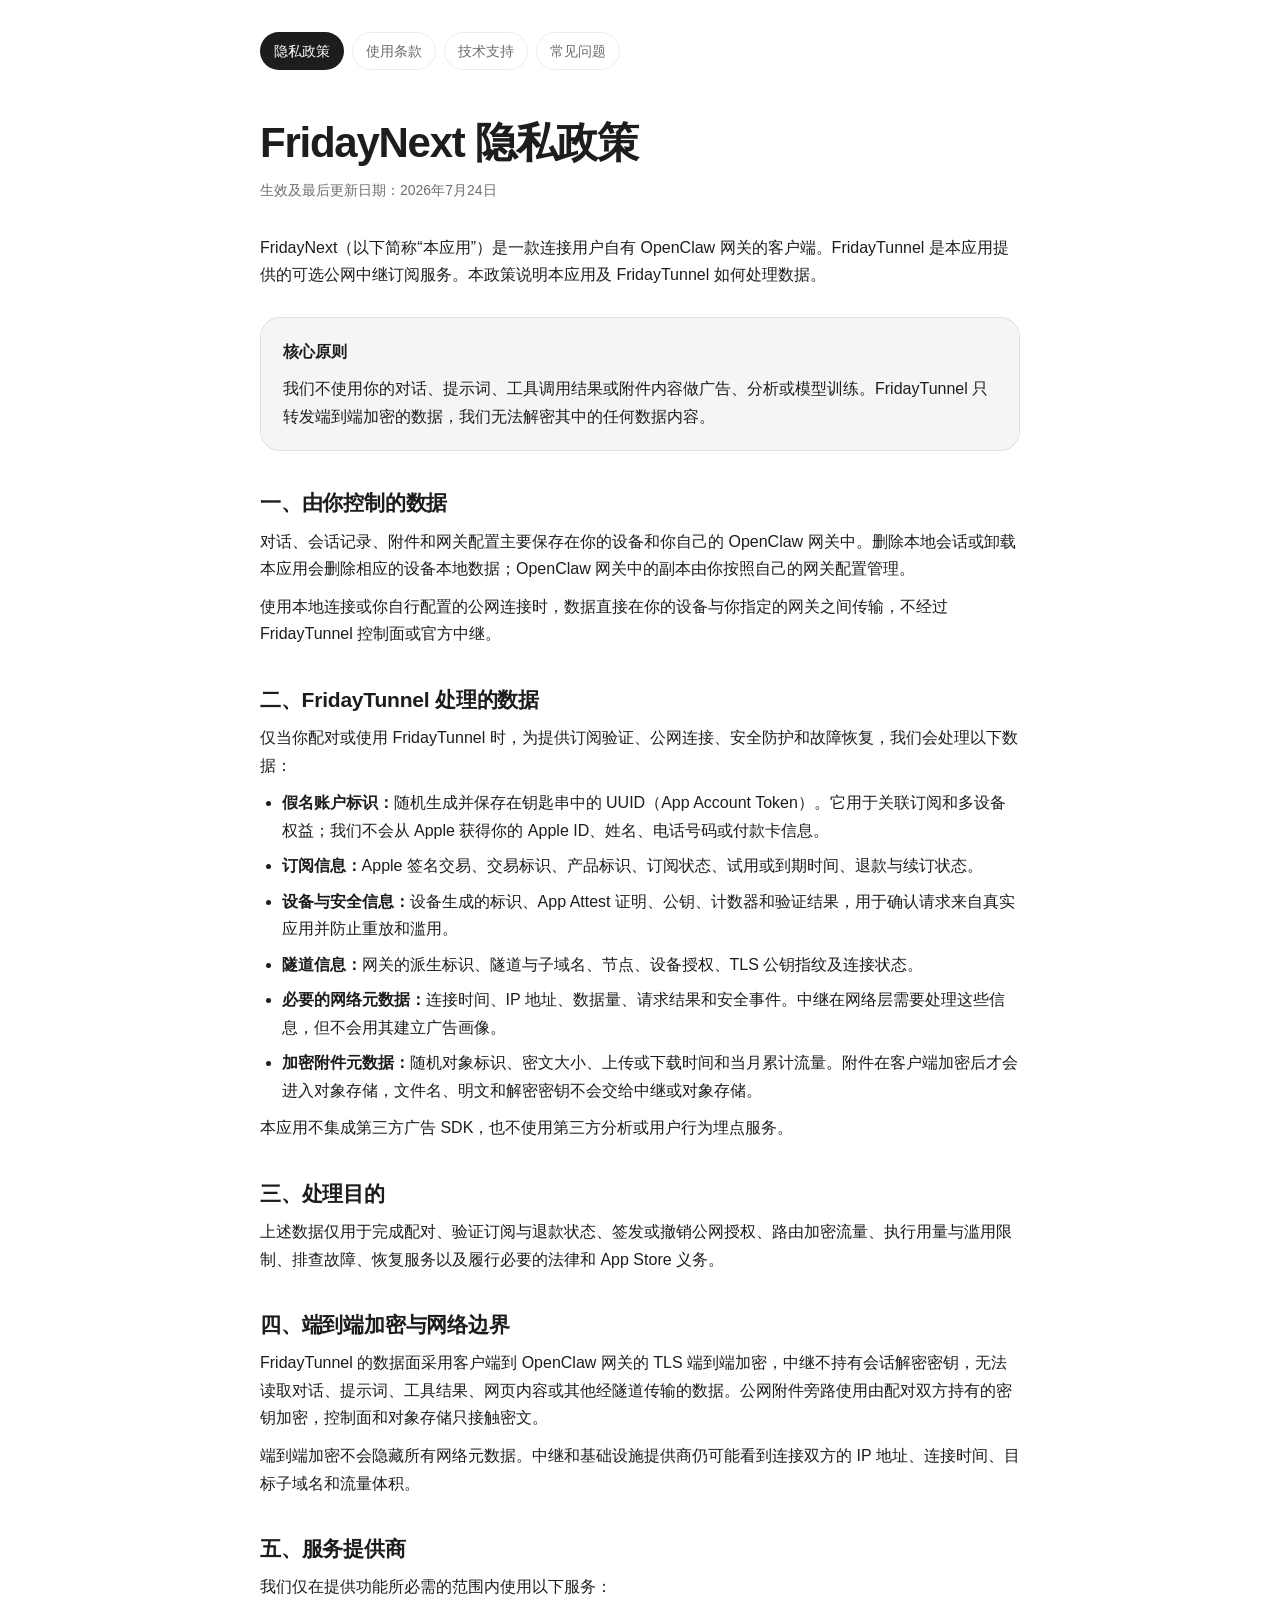
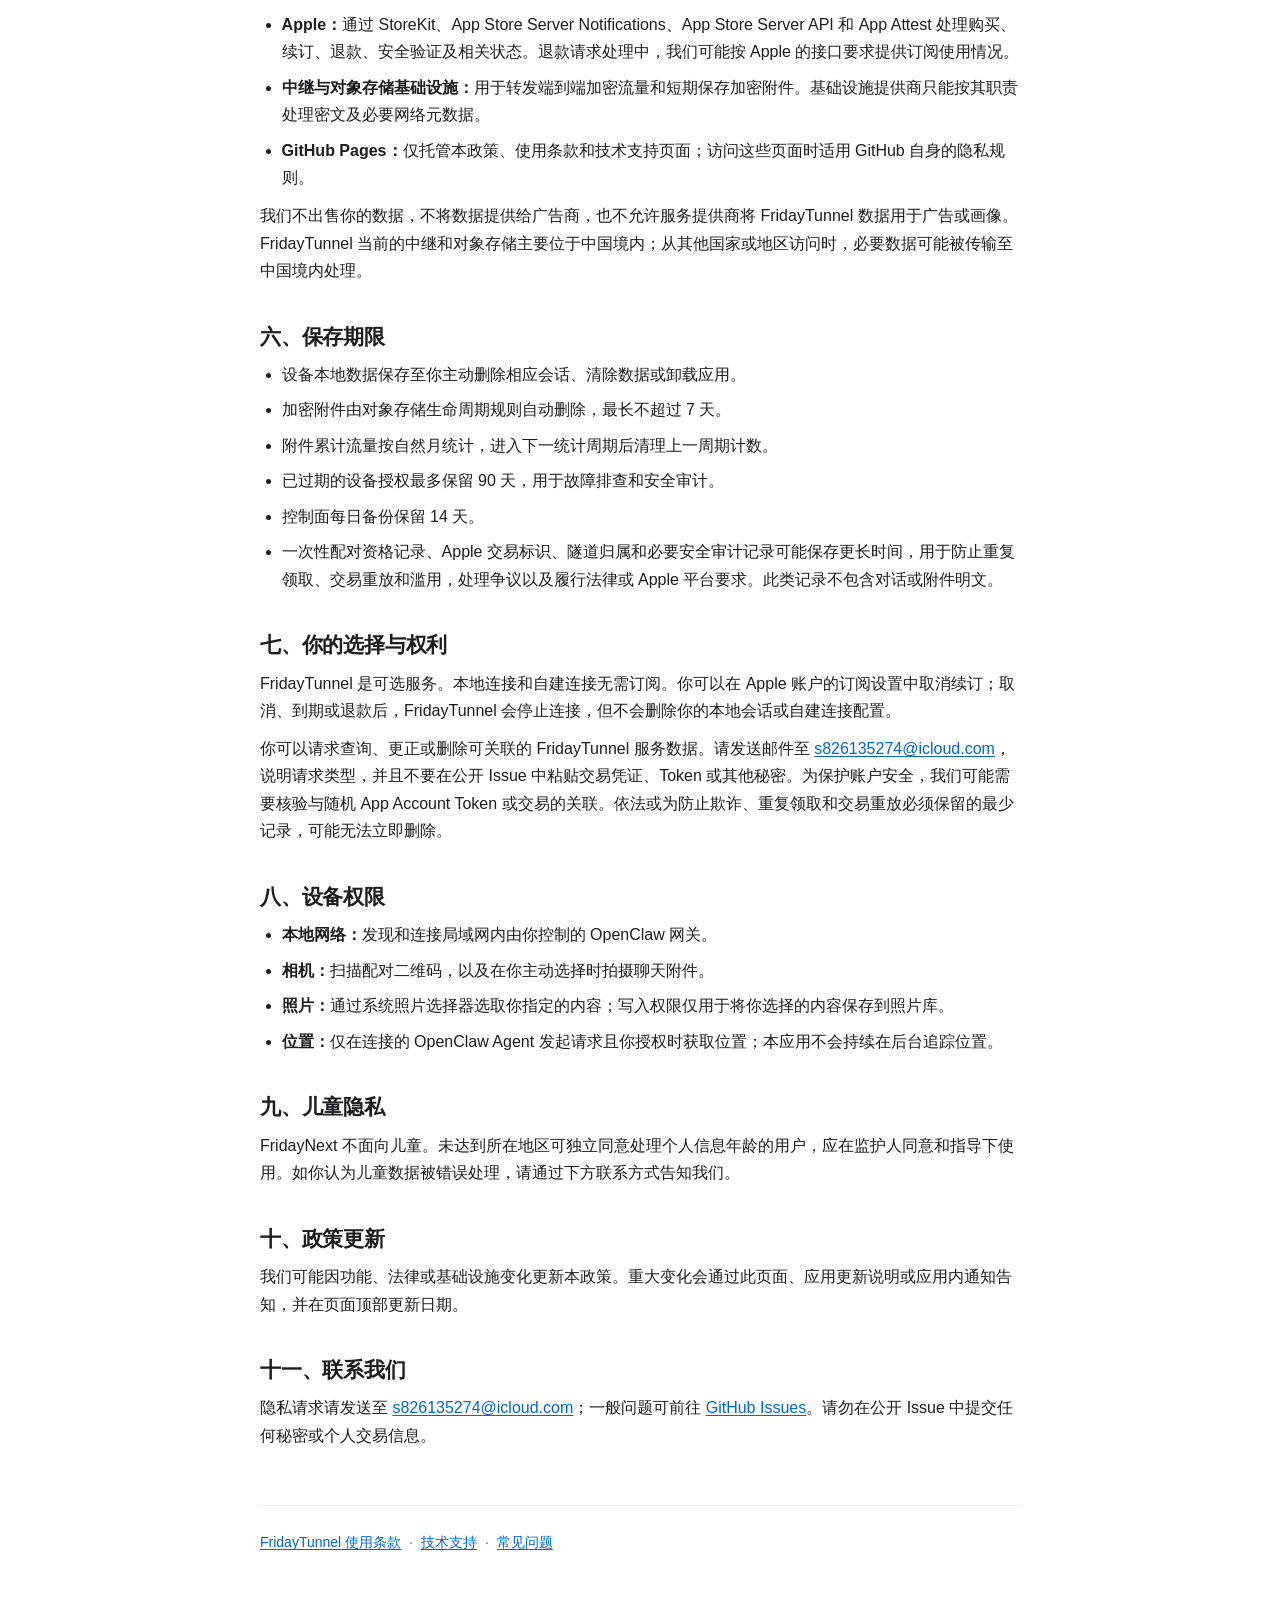
<file: index.html>
<!DOCTYPE html>
<html lang="zh-Hans">
<head>
  <meta charset="UTF-8">
  <meta name="viewport" content="width=device-width, initial-scale=1.0">
  <meta name="color-scheme" content="light dark">
  <meta name="description" content="FridayNext 与 FridayTunnel 隐私政策">
  <title>FridayNext 隐私政策</title>
  <link rel="stylesheet" href="./legal.css">
</head>
<body>
  <main>
    <nav aria-label="法律与支持页面">
      <a class="current" href="./">隐私政策</a>
      <a href="./terms.html">使用条款</a>
      <a href="./support.html">技术支持</a>
      <a href="./faq.html">常见问题</a>
    </nav>

    <h1>FridayNext 隐私政策</h1>
    <p class="updated">生效及最后更新日期：2026年7月24日</p>

    <p>FridayNext（以下简称“本应用”）是一款连接用户自有 OpenClaw 网关的客户端。FridayTunnel 是本应用提供的可选公网中继订阅服务。本政策说明本应用及 FridayTunnel 如何处理数据。</p>

    <section class="summary" aria-label="隐私摘要">
      <strong>核心原则</strong>
      <p>我们不使用你的对话、提示词、工具调用结果或附件内容做广告、分析或模型训练。FridayTunnel 只转发端到端加密的数据，我们无法解密其中的任何数据内容。</p>
    </section>

    <h2>一、由你控制的数据</h2>
    <p>对话、会话记录、附件和网关配置主要保存在你的设备和你自己的 OpenClaw 网关中。删除本地会话或卸载本应用会删除相应的设备本地数据；OpenClaw 网关中的副本由你按照自己的网关配置管理。</p>
    <p>使用本地连接或你自行配置的公网连接时，数据直接在你的设备与你指定的网关之间传输，不经过 FridayTunnel 控制面或官方中继。</p>

    <h2>二、FridayTunnel 处理的数据</h2>
    <p>仅当你配对或使用 FridayTunnel 时，为提供订阅验证、公网连接、安全防护和故障恢复，我们会处理以下数据：</p>
    <ul>
      <li><strong>假名账户标识：</strong>随机生成并保存在钥匙串中的 UUID（App Account Token）。它用于关联订阅和多设备权益；我们不会从 Apple 获得你的 Apple ID、姓名、电话号码或付款卡信息。</li>
      <li><strong>订阅信息：</strong>Apple 签名交易、交易标识、产品标识、订阅状态、试用或到期时间、退款与续订状态。</li>
      <li><strong>设备与安全信息：</strong>设备生成的标识、App Attest 证明、公钥、计数器和验证结果，用于确认请求来自真实应用并防止重放和滥用。</li>
      <li><strong>隧道信息：</strong>网关的派生标识、隧道与子域名、节点、设备授权、TLS 公钥指纹及连接状态。</li>
      <li><strong>必要的网络元数据：</strong>连接时间、IP 地址、数据量、请求结果和安全事件。中继在网络层需要处理这些信息，但不会用其建立广告画像。</li>
      <li><strong>加密附件元数据：</strong>随机对象标识、密文大小、上传或下载时间和当月累计流量。附件在客户端加密后才会进入对象存储，文件名、明文和解密密钥不会交给中继或对象存储。</li>
    </ul>
    <p>本应用不集成第三方广告 SDK，也不使用第三方分析或用户行为埋点服务。</p>

    <h2>三、处理目的</h2>
    <p>上述数据仅用于完成配对、验证订阅与退款状态、签发或撤销公网授权、路由加密流量、执行用量与滥用限制、排查故障、恢复服务以及履行必要的法律和 App Store 义务。</p>

    <h2>四、端到端加密与网络边界</h2>
    <p>FridayTunnel 的数据面采用客户端到 OpenClaw 网关的 TLS 端到端加密，中继不持有会话解密密钥，无法读取对话、提示词、工具结果、网页内容或其他经隧道传输的数据。公网附件旁路使用由配对双方持有的密钥加密，控制面和对象存储只接触密文。</p>
    <p>端到端加密不会隐藏所有网络元数据。中继和基础设施提供商仍可能看到连接双方的 IP 地址、连接时间、目标子域名和流量体积。</p>

    <h2>五、服务提供商</h2>
    <p>我们仅在提供功能所必需的范围内使用以下服务：</p>
    <ul>
      <li><strong>Apple：</strong>通过 StoreKit、App Store Server Notifications、App Store Server API 和 App Attest 处理购买、续订、退款、安全验证及相关状态。退款请求处理中，我们可能按 Apple 的接口要求提供订阅使用情况。</li>
      <li><strong>中继与对象存储基础设施：</strong>用于转发端到端加密流量和短期保存加密附件。基础设施提供商只能按其职责处理密文及必要网络元数据。</li>
      <li><strong>GitHub Pages：</strong>仅托管本政策、使用条款和技术支持页面；访问这些页面时适用 GitHub 自身的隐私规则。</li>
    </ul>
    <p>我们不出售你的数据，不将数据提供给广告商，也不允许服务提供商将 FridayTunnel 数据用于广告或画像。FridayTunnel 当前的中继和对象存储主要位于中国境内；从其他国家或地区访问时，必要数据可能被传输至中国境内处理。</p>

    <h2>六、保存期限</h2>
    <ul>
      <li>设备本地数据保存至你主动删除相应会话、清除数据或卸载应用。</li>
      <li>加密附件由对象存储生命周期规则自动删除，最长不超过 7 天。</li>
      <li>附件累计流量按自然月统计，进入下一统计周期后清理上一周期计数。</li>
      <li>已过期的设备授权最多保留 90 天，用于故障排查和安全审计。</li>
      <li>控制面每日备份保留 14 天。</li>
      <li>一次性配对资格记录、Apple 交易标识、隧道归属和必要安全审计记录可能保存更长时间，用于防止重复领取、交易重放和滥用，处理争议以及履行法律或 Apple 平台要求。此类记录不包含对话或附件明文。</li>
    </ul>

    <h2>七、你的选择与权利</h2>
    <p>FridayTunnel 是可选服务。本地连接和自建连接无需订阅。你可以在 Apple 账户的订阅设置中取消续订；取消、到期或退款后，FridayTunnel 会停止连接，但不会删除你的本地会话或自建连接配置。</p>
    <p>你可以请求查询、更正或删除可关联的 FridayTunnel 服务数据。请发送邮件至 <a href="mailto:s826135274@icloud.com">s826135274@icloud.com</a>，说明请求类型，并且不要在公开 Issue 中粘贴交易凭证、Token 或其他秘密。为保护账户安全，我们可能需要核验与随机 App Account Token 或交易的关联。依法或为防止欺诈、重复领取和交易重放必须保留的最少记录，可能无法立即删除。</p>

    <h2>八、设备权限</h2>
    <ul>
      <li><strong>本地网络：</strong>发现和连接局域网内由你控制的 OpenClaw 网关。</li>
      <li><strong>相机：</strong>扫描配对二维码，以及在你主动选择时拍摄聊天附件。</li>
      <li><strong>照片：</strong>通过系统照片选择器选取你指定的内容；写入权限仅用于将你选择的内容保存到照片库。</li>
      <li><strong>位置：</strong>仅在连接的 OpenClaw Agent 发起请求且你授权时获取位置；本应用不会持续在后台追踪位置。</li>
    </ul>

    <h2>九、儿童隐私</h2>
    <p>FridayNext 不面向儿童。未达到所在地区可独立同意处理个人信息年龄的用户，应在监护人同意和指导下使用。如你认为儿童数据被错误处理，请通过下方联系方式告知我们。</p>

    <h2>十、政策更新</h2>
    <p>我们可能因功能、法律或基础设施变化更新本政策。重大变化会通过此页面、应用更新说明或应用内通知告知，并在页面顶部更新日期。</p>

    <h2>十一、联系我们</h2>
    <p>隐私请求请发送至 <a href="mailto:s826135274@icloud.com">s826135274@icloud.com</a>；一般问题可前往 <a href="https://github.com/SyengUp/openclaw-fridaynext-channel/issues">GitHub Issues</a>。请勿在公开 Issue 中提交任何秘密或个人交易信息。</p>

    <footer>
      <a href="./terms.html">FridayTunnel 使用条款</a>
      <span>·</span>
      <a href="./support.html">技术支持</a>
      <span>·</span>
      <a href="./faq.html">常见问题</a>
    </footer>
  </main>
</body>
</html>
</file>
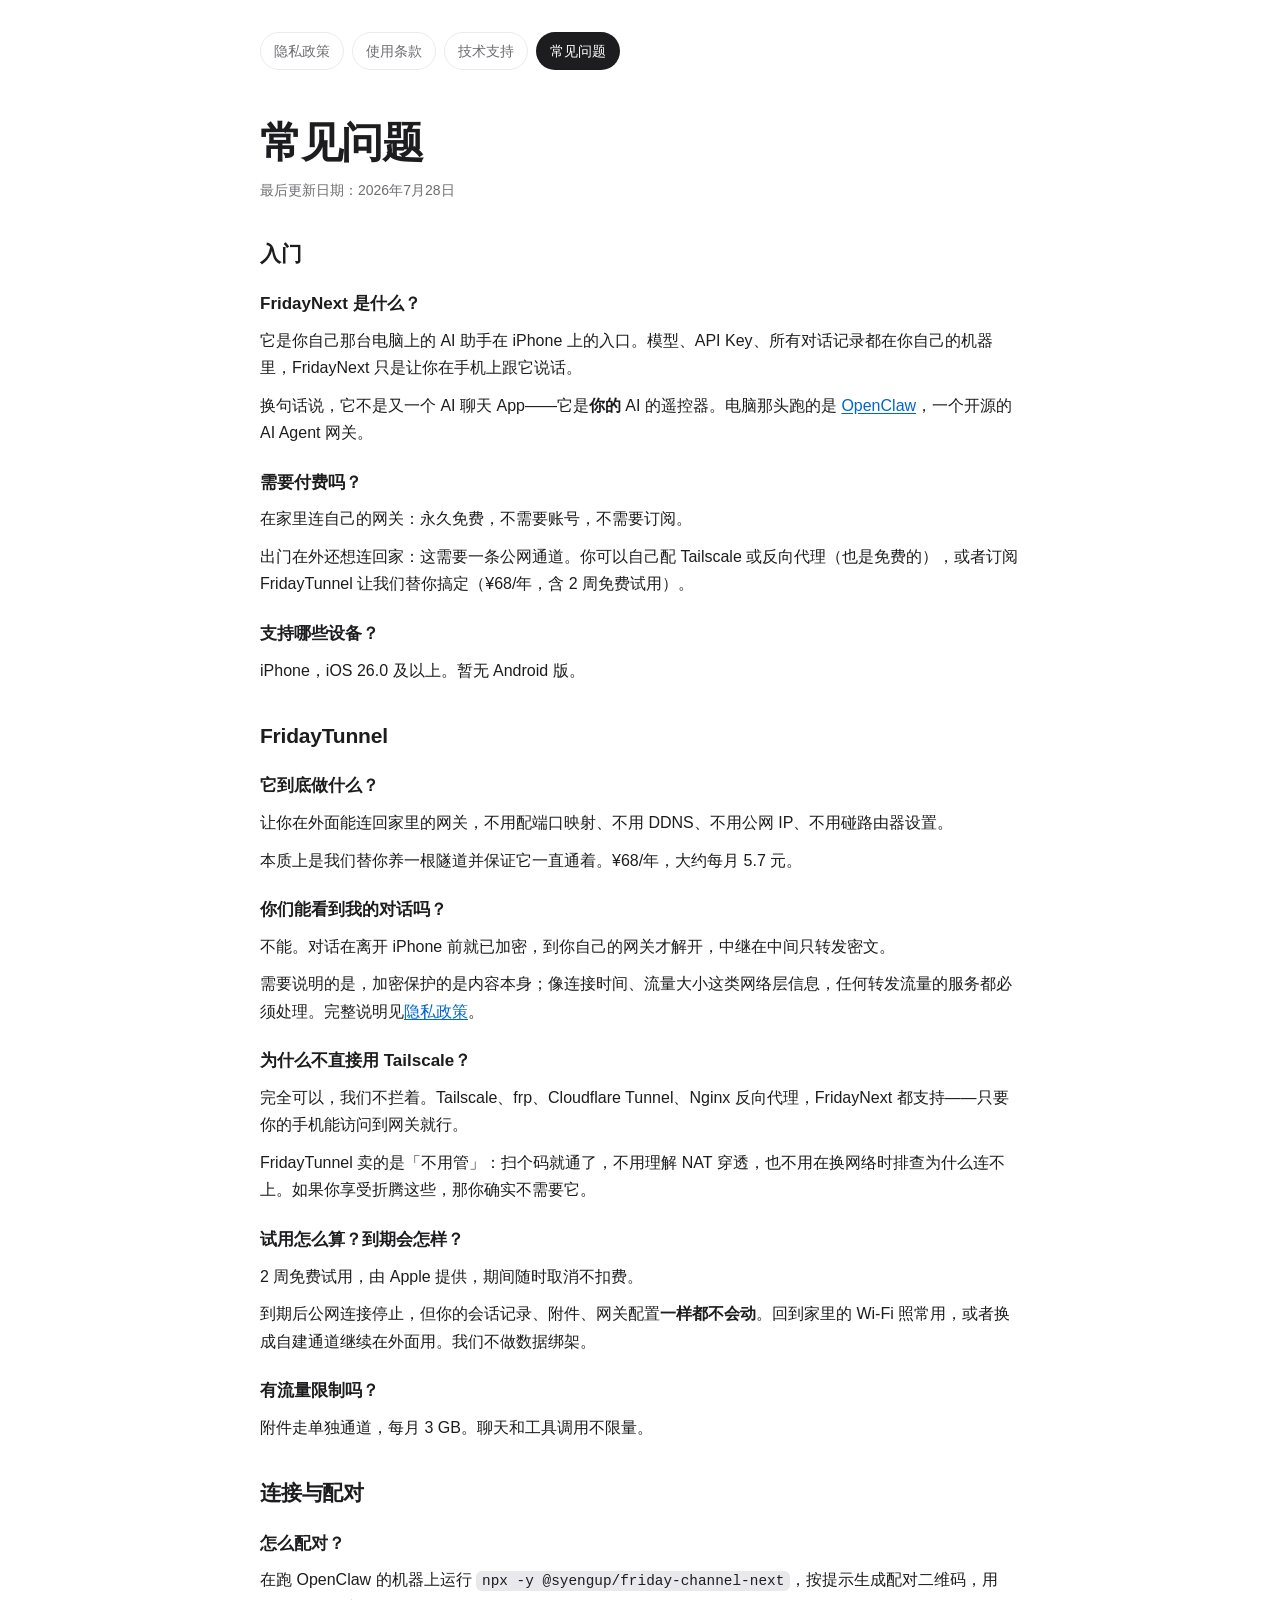
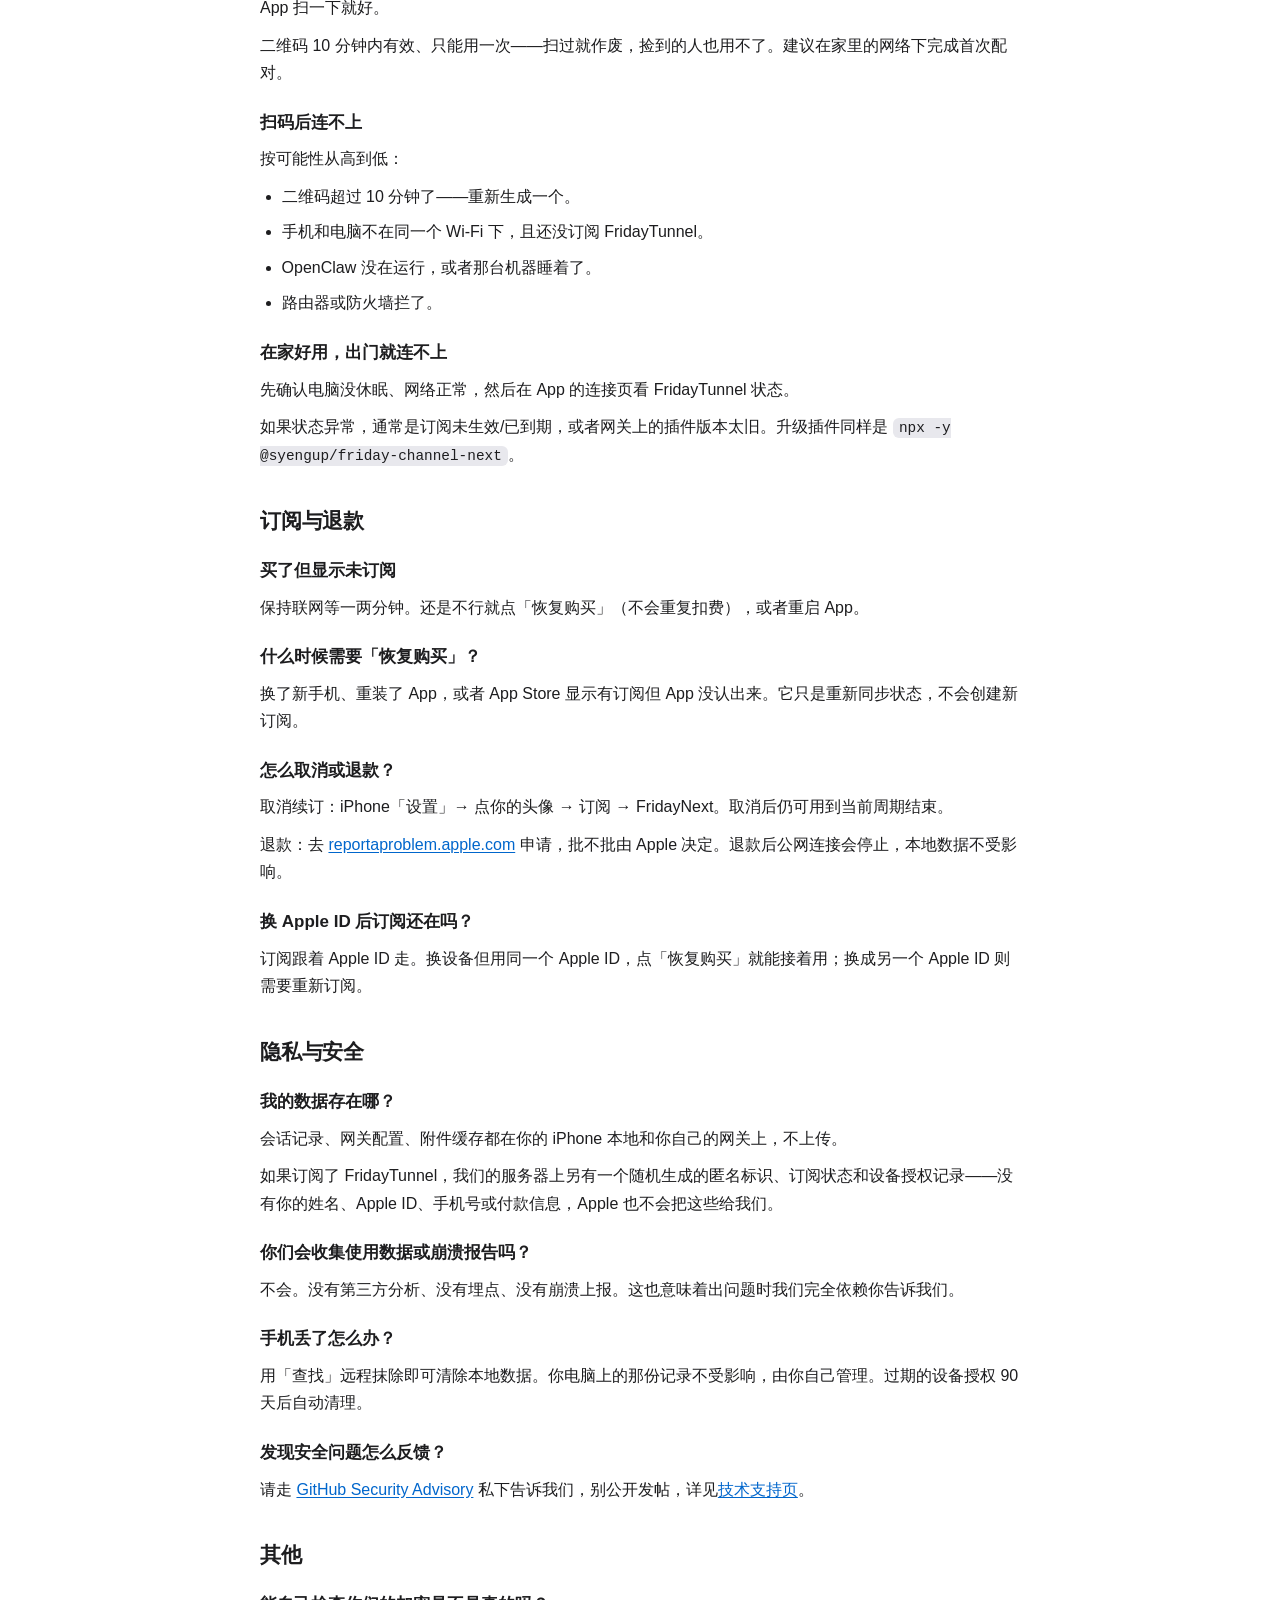
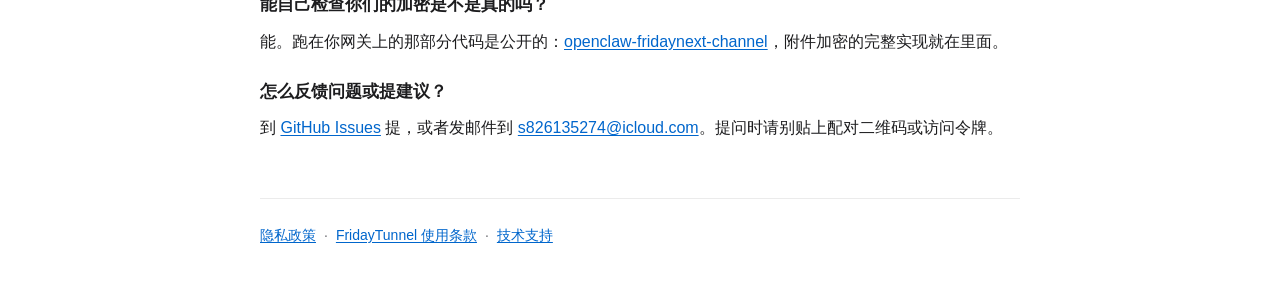
<file: faq.html>
<!DOCTYPE html>
<html lang="zh-Hans">
<head>
  <meta charset="UTF-8">
  <meta name="viewport" content="width=device-width, initial-scale=1.0">
  <meta name="color-scheme" content="light dark">
  <meta name="description" content="FridayNext 与 FridayTunnel 常见问题">
  <title>FridayNext 常见问题</title>
  <link rel="stylesheet" href="./legal.css">
</head>
<body>
  <main>
    <nav aria-label="法律与支持页面">
      <a href="./">隐私政策</a>
      <a href="./terms.html">使用条款</a>
      <a href="./support.html">技术支持</a>
      <a class="current" href="./faq.html">常见问题</a>
    </nav>

    <h1>常见问题</h1>
    <p class="updated">最后更新日期：2026年7月28日</p>

    <h2>入门</h2>

    <h3>FridayNext 是什么？</h3>
    <p>它是你自己那台电脑上的 AI 助手在 iPhone 上的入口。模型、API Key、所有对话记录都在你自己的机器里，FridayNext 只是让你在手机上跟它说话。</p>
    <p>换句话说，它不是又一个 AI 聊天 App——它是<strong>你的</strong> AI 的遥控器。电脑那头跑的是 <a href="https://openclaw.ai">OpenClaw</a>，一个开源的 AI Agent 网关。</p>

    <h3>需要付费吗？</h3>
    <p>在家里连自己的网关：永久免费，不需要账号，不需要订阅。</p>
    <p>出门在外还想连回家：这需要一条公网通道。你可以自己配 Tailscale 或反向代理（也是免费的），或者订阅 FridayTunnel 让我们替你搞定（¥68/年，含 2 周免费试用）。</p>

    <h3>支持哪些设备？</h3>
    <p>iPhone，iOS 26.0 及以上。暂无 Android 版。</p>

    <h2>FridayTunnel</h2>

    <h3>它到底做什么？</h3>
    <p>让你在外面能连回家里的网关，不用配端口映射、不用 DDNS、不用公网 IP、不用碰路由器设置。</p>
    <p>本质上是我们替你养一根隧道并保证它一直通着。¥68/年，大约每月 5.7 元。</p>

    <h3>你们能看到我的对话吗？</h3>
    <p>不能。对话在离开 iPhone 前就已加密，到你自己的网关才解开，中继在中间只转发密文。</p>
    <p>需要说明的是，加密保护的是内容本身；像连接时间、流量大小这类网络层信息，任何转发流量的服务都必须处理。完整说明见<a href="./">隐私政策</a>。</p>

    <h3>为什么不直接用 Tailscale？</h3>
    <p>完全可以，我们不拦着。Tailscale、frp、Cloudflare Tunnel、Nginx 反向代理，FridayNext 都支持——只要你的手机能访问到网关就行。</p>
    <p>FridayTunnel 卖的是「不用管」：扫个码就通了，不用理解 NAT 穿透，也不用在换网络时排查为什么连不上。如果你享受折腾这些，那你确实不需要它。</p>

    <h3>试用怎么算？到期会怎样？</h3>
    <p>2 周免费试用，由 Apple 提供，期间随时取消不扣费。</p>
    <p>到期后公网连接停止，但你的会话记录、附件、网关配置<strong>一样都不会动</strong>。回到家里的 Wi-Fi 照常用，或者换成自建通道继续在外面用。我们不做数据绑架。</p>

    <h3>有流量限制吗？</h3>
    <p>附件走单独通道，每月 3 GB。聊天和工具调用不限量。</p>

    <h2>连接与配对</h2>

    <h3>怎么配对？</h3>
    <p>在跑 OpenClaw 的机器上运行 <code>npx -y @syengup/friday-channel-next</code>，按提示生成配对二维码，用 App 扫一下就好。</p>
    <p>二维码 10 分钟内有效、只能用一次——扫过就作废，捡到的人也用不了。建议在家里的网络下完成首次配对。</p>

    <h3>扫码后连不上</h3>
    <p>按可能性从高到低：</p>
    <ul>
      <li>二维码超过 10 分钟了——重新生成一个。</li>
      <li>手机和电脑不在同一个 Wi-Fi 下，且还没订阅 FridayTunnel。</li>
      <li>OpenClaw 没在运行，或者那台机器睡着了。</li>
      <li>路由器或防火墙拦了。</li>
    </ul>

    <h3>在家好用，出门就连不上</h3>
    <p>先确认电脑没休眠、网络正常，然后在 App 的连接页看 FridayTunnel 状态。</p>
    <p>如果状态异常，通常是订阅未生效/已到期，或者网关上的插件版本太旧。升级插件同样是 <code>npx -y @syengup/friday-channel-next</code>。</p>

    <h2>订阅与退款</h2>

    <h3>买了但显示未订阅</h3>
    <p>保持联网等一两分钟。还是不行就点「恢复购买」（不会重复扣费），或者重启 App。</p>

    <h3>什么时候需要「恢复购买」？</h3>
    <p>换了新手机、重装了 App，或者 App Store 显示有订阅但 App 没认出来。它只是重新同步状态，不会创建新订阅。</p>

    <h3>怎么取消或退款？</h3>
    <p>取消续订：iPhone「设置」→ 点你的头像 → 订阅 → FridayNext。取消后仍可用到当前周期结束。</p>
    <p>退款：去 <a href="https://reportaproblem.apple.com/">reportaproblem.apple.com</a> 申请，批不批由 Apple 决定。退款后公网连接会停止，本地数据不受影响。</p>

    <h3>换 Apple ID 后订阅还在吗？</h3>
    <p>订阅跟着 Apple ID 走。换设备但用同一个 Apple ID，点「恢复购买」就能接着用；换成另一个 Apple ID 则需要重新订阅。</p>

    <h2>隐私与安全</h2>

    <h3>我的数据存在哪？</h3>
    <p>会话记录、网关配置、附件缓存都在你的 iPhone 本地和你自己的网关上，不上传。</p>
    <p>如果订阅了 FridayTunnel，我们的服务器上另有一个随机生成的匿名标识、订阅状态和设备授权记录——没有你的姓名、Apple ID、手机号或付款信息，Apple 也不会把这些给我们。</p>

    <h3>你们会收集使用数据或崩溃报告吗？</h3>
    <p>不会。没有第三方分析、没有埋点、没有崩溃上报。这也意味着出问题时我们完全依赖你告诉我们。</p>

    <h3>手机丢了怎么办？</h3>
    <p>用「查找」远程抹除即可清除本地数据。你电脑上的那份记录不受影响，由你自己管理。过期的设备授权 90 天后自动清理。</p>

    <h3>发现安全问题怎么反馈？</h3>
    <p>请走 <a href="https://github.com/SyengUp/openclaw-fridaynext-channel/security/advisories">GitHub Security Advisory</a> 私下告诉我们，别公开发帖，详见<a href="./support.html#security">技术支持页</a>。</p>

    <h2>其他</h2>

    <h3>能自己检查你们的加密是不是真的吗？</h3>
    <p>能。跑在你网关上的那部分代码是公开的：<a href="https://github.com/SyengUp/openclaw-fridaynext-channel">openclaw-fridaynext-channel</a>，附件加密的完整实现就在里面。</p>

    <h3>怎么反馈问题或提建议？</h3>
    <p>到 <a href="https://github.com/SyengUp/openclaw-fridaynext-channel/issues">GitHub Issues</a> 提，或者发邮件到 <a href="mailto:s826135274@icloud.com">s826135274@icloud.com</a>。提问时请别贴上配对二维码或访问令牌。</p>

    <footer>
      <a href="./">隐私政策</a>
      <span>·</span>
      <a href="./terms.html">FridayTunnel 使用条款</a>
      <span>·</span>
      <a href="./support.html">技术支持</a>
    </footer>
  </main>
</body>
</html>
</file>
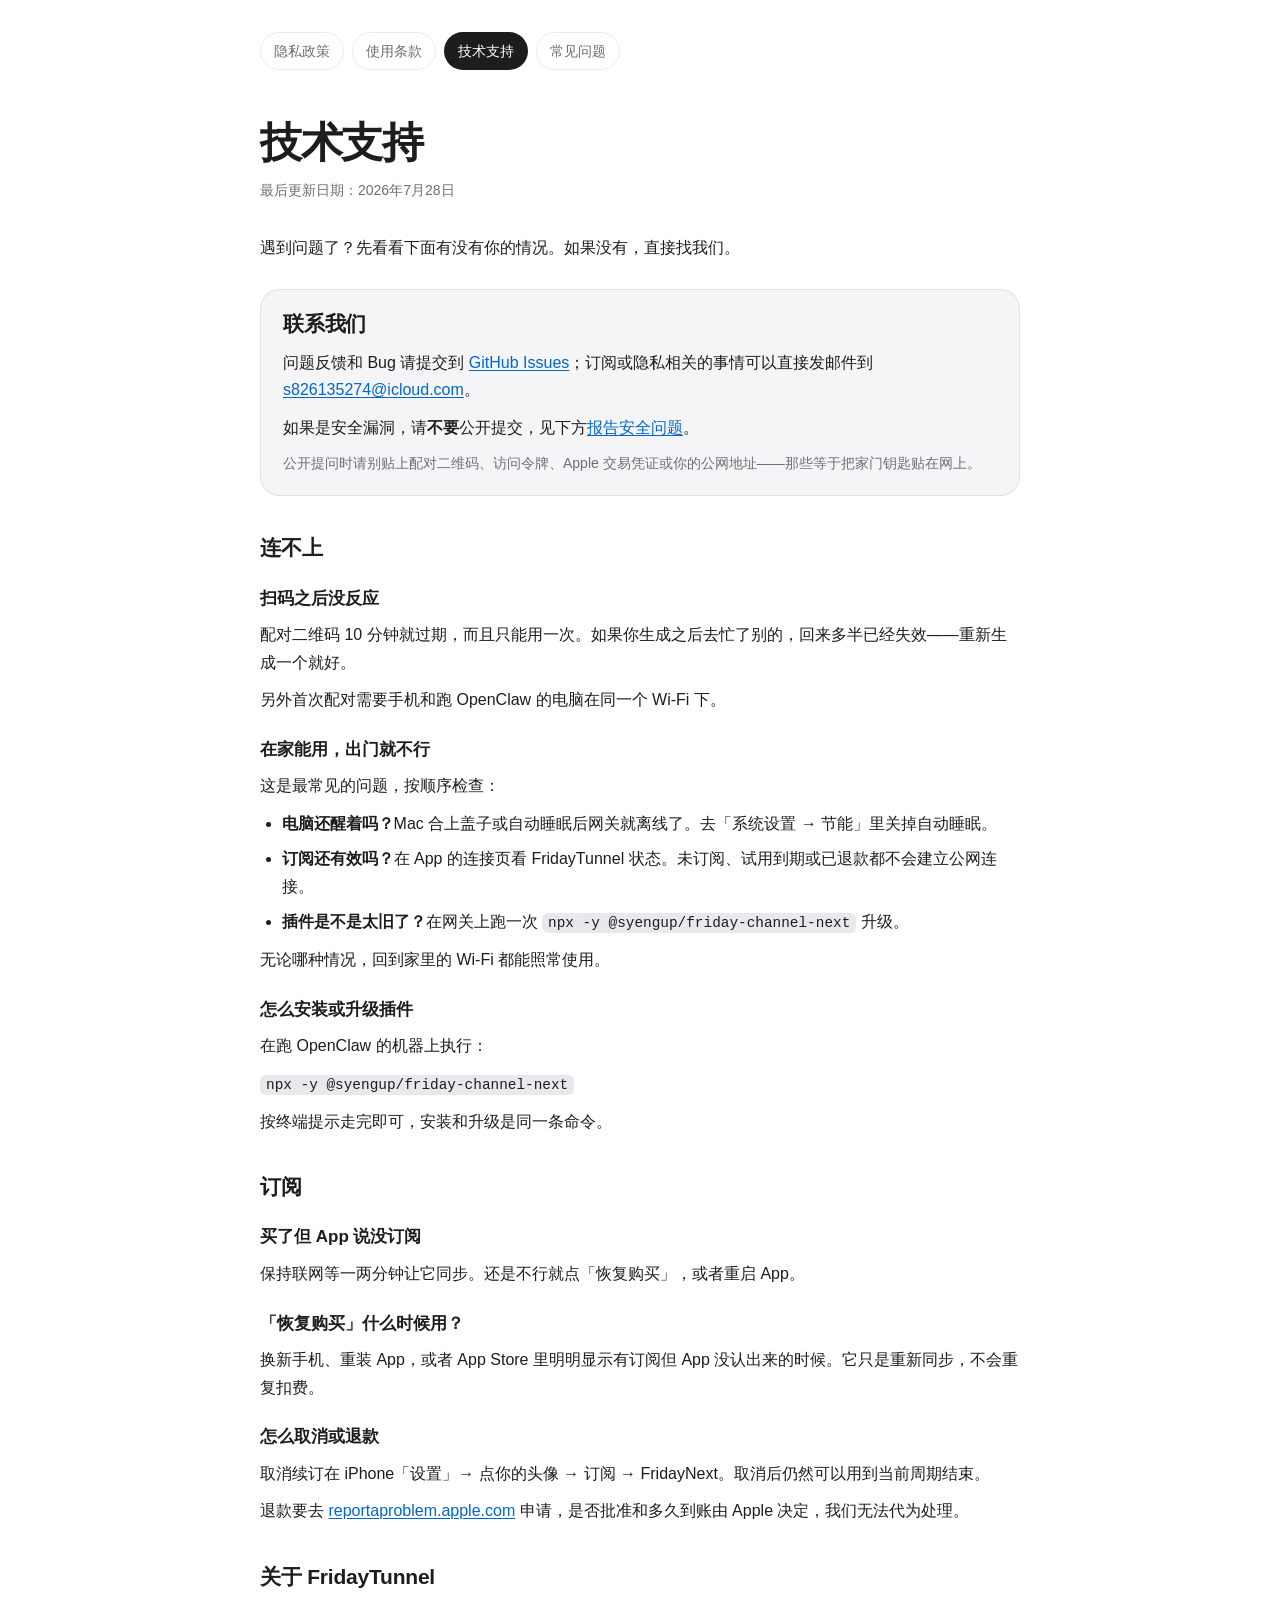
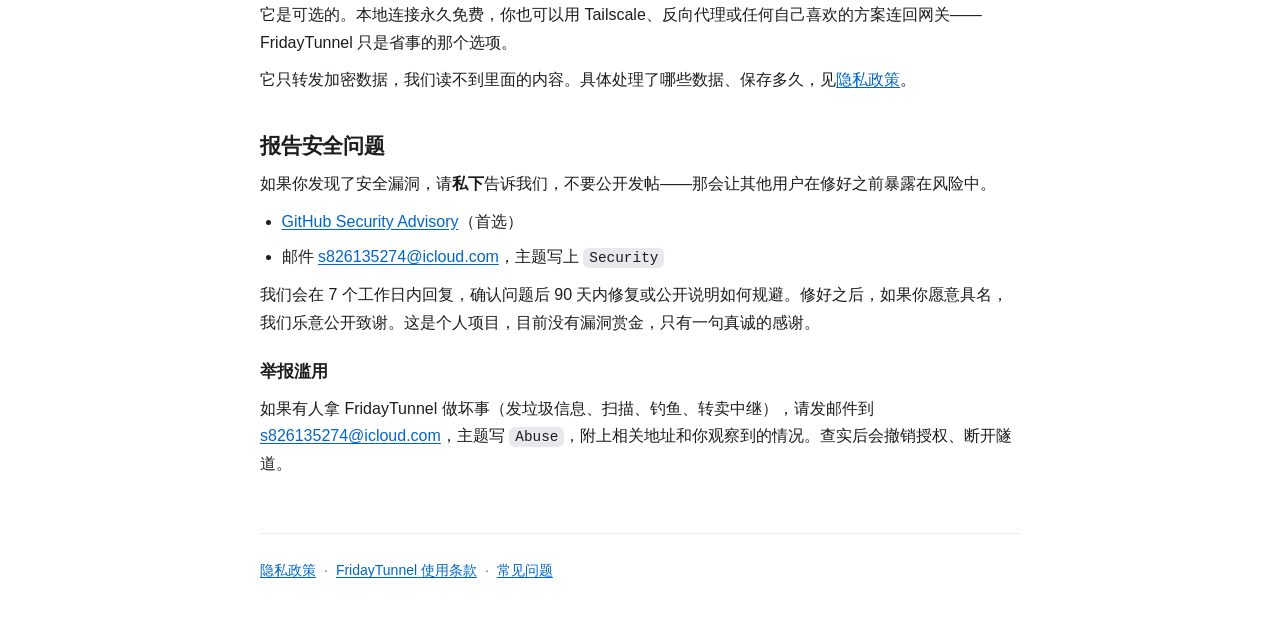
<file: support.html>
<!DOCTYPE html>
<html lang="zh-Hans">
<head>
  <meta charset="UTF-8">
  <meta name="viewport" content="width=device-width, initial-scale=1.0">
  <meta name="color-scheme" content="light dark">
  <meta name="description" content="FridayNext 与 FridayTunnel 技术支持">
  <title>FridayNext 技术支持</title>
  <link rel="stylesheet" href="./legal.css">
</head>
<body>
  <main>
    <nav aria-label="法律与支持页面">
      <a href="./">隐私政策</a>
      <a href="./terms.html">使用条款</a>
      <a class="current" href="./support.html">技术支持</a>
      <a href="./faq.html">常见问题</a>
    </nav>

    <h1>技术支持</h1>
    <p class="updated">最后更新日期：2026年7月28日</p>
    <p>遇到问题了？先看看下面有没有你的情况。如果没有，直接找我们。</p>

    <section class="card">
      <h2>联系我们</h2>
      <p>问题反馈和 Bug 请提交到 <a href="https://github.com/SyengUp/openclaw-fridaynext-channel/issues">GitHub Issues</a>；订阅或隐私相关的事情可以直接发邮件到 <a href="mailto:s826135274@icloud.com">s826135274@icloud.com</a>。</p>
      <p>如果是安全漏洞，请<strong>不要</strong>公开提交，见下方<a href="#security">报告安全问题</a>。</p>
      <p class="note">公开提问时请别贴上配对二维码、访问令牌、Apple 交易凭证或你的公网地址——那些等于把家门钥匙贴在网上。</p>
    </section>

    <h2>连不上</h2>

    <h3>扫码之后没反应</h3>
    <p>配对二维码 10 分钟就过期，而且只能用一次。如果你生成之后去忙了别的，回来多半已经失效——重新生成一个就好。</p>
    <p>另外首次配对需要手机和跑 OpenClaw 的电脑在同一个 Wi-Fi 下。</p>

    <h3>在家能用，出门就不行</h3>
    <p>这是最常见的问题，按顺序检查：</p>
    <ul>
      <li><strong>电脑还醒着吗？</strong>Mac 合上盖子或自动睡眠后网关就离线了。去「系统设置 → 节能」里关掉自动睡眠。</li>
      <li><strong>订阅还有效吗？</strong>在 App 的连接页看 FridayTunnel 状态。未订阅、试用到期或已退款都不会建立公网连接。</li>
      <li><strong>插件是不是太旧了？</strong>在网关上跑一次 <code>npx -y @syengup/friday-channel-next</code> 升级。</li>
    </ul>
    <p>无论哪种情况，回到家里的 Wi-Fi 都能照常使用。</p>

    <h3>怎么安装或升级插件</h3>
    <p>在跑 OpenClaw 的机器上执行：</p>
    <p><code>npx -y @syengup/friday-channel-next</code></p>
    <p>按终端提示走完即可，安装和升级是同一条命令。</p>

    <h2>订阅</h2>

    <h3>买了但 App 说没订阅</h3>
    <p>保持联网等一两分钟让它同步。还是不行就点「恢复购买」，或者重启 App。</p>

    <h3>「恢复购买」什么时候用？</h3>
    <p>换新手机、重装 App，或者 App Store 里明明显示有订阅但 App 没认出来的时候。它只是重新同步，不会重复扣费。</p>

    <h3>怎么取消或退款</h3>
    <p>取消续订在 iPhone「设置」→ 点你的头像 → 订阅 → FridayNext。取消后仍然可以用到当前周期结束。</p>
    <p>退款要去 <a href="https://reportaproblem.apple.com/">reportaproblem.apple.com</a> 申请，是否批准和多久到账由 Apple 决定，我们无法代为处理。</p>

    <h2>关于 FridayTunnel</h2>
    <p>它是可选的。本地连接永久免费，你也可以用 Tailscale、反向代理或任何自己喜欢的方案连回网关——FridayTunnel 只是省事的那个选项。</p>
    <p>它只转发加密数据，我们读不到里面的内容。具体处理了哪些数据、保存多久，见<a href="./">隐私政策</a>。</p>

    <h2 id="security">报告安全问题</h2>
    <p>如果你发现了安全漏洞，请<strong>私下</strong>告诉我们，不要公开发帖——那会让其他用户在修好之前暴露在风险中。</p>
    <ul>
      <li><a href="https://github.com/SyengUp/openclaw-fridaynext-channel/security/advisories">GitHub Security Advisory</a>（首选）</li>
      <li>邮件 <a href="mailto:s826135274@icloud.com">s826135274@icloud.com</a>，主题写上 <code>Security</code></li>
    </ul>
    <p>我们会在 7 个工作日内回复，确认问题后 90 天内修复或公开说明如何规避。修好之后，如果你愿意具名，我们乐意公开致谢。这是个人项目，目前没有漏洞赏金，只有一句真诚的感谢。</p>

    <h3>举报滥用</h3>
    <p>如果有人拿 FridayTunnel 做坏事（发垃圾信息、扫描、钓鱼、转卖中继），请发邮件到 <a href="mailto:s826135274@icloud.com">s826135274@icloud.com</a>，主题写 <code>Abuse</code>，附上相关地址和你观察到的情况。查实后会撤销授权、断开隧道。</p>

    <footer>
      <a href="./">隐私政策</a>
      <span>·</span>
      <a href="./terms.html">FridayTunnel 使用条款</a>
      <span>·</span>
      <a href="./faq.html">常见问题</a>
    </footer>
  </main>
</body>
</html>
</file>
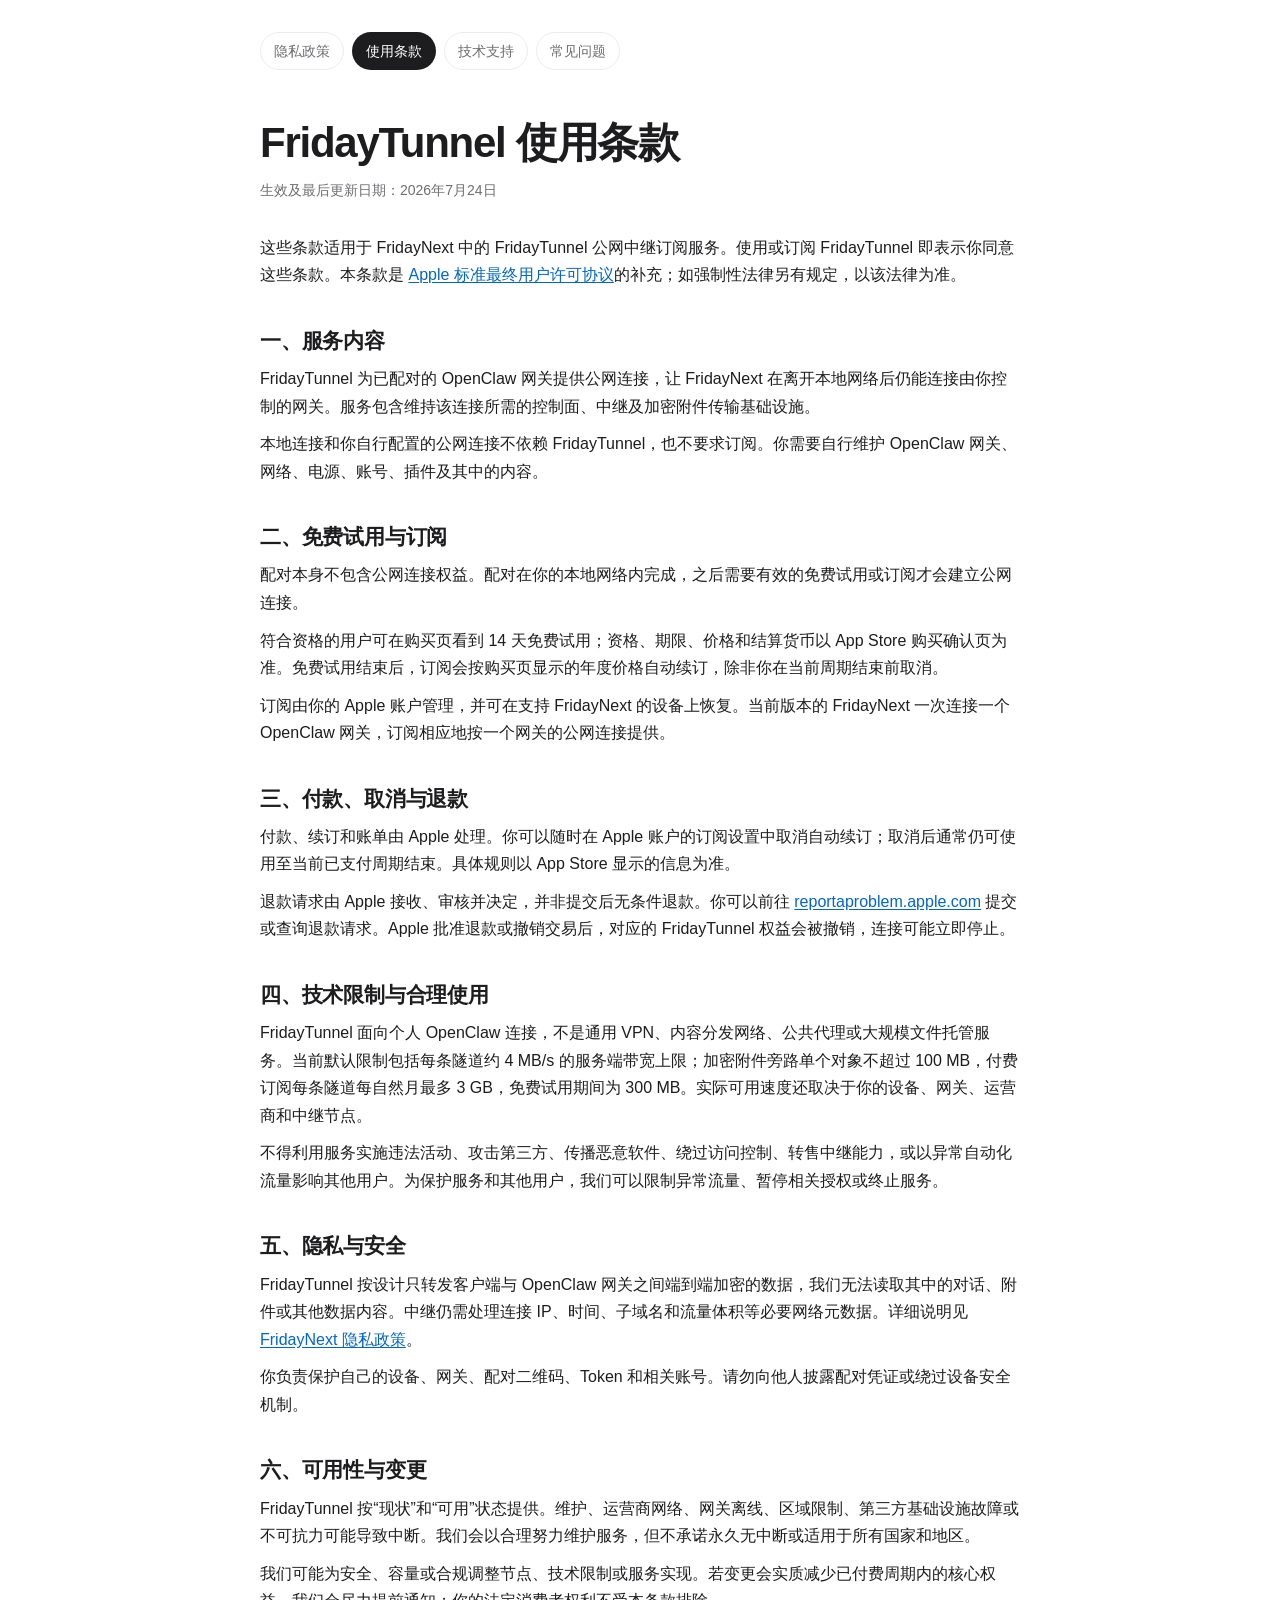
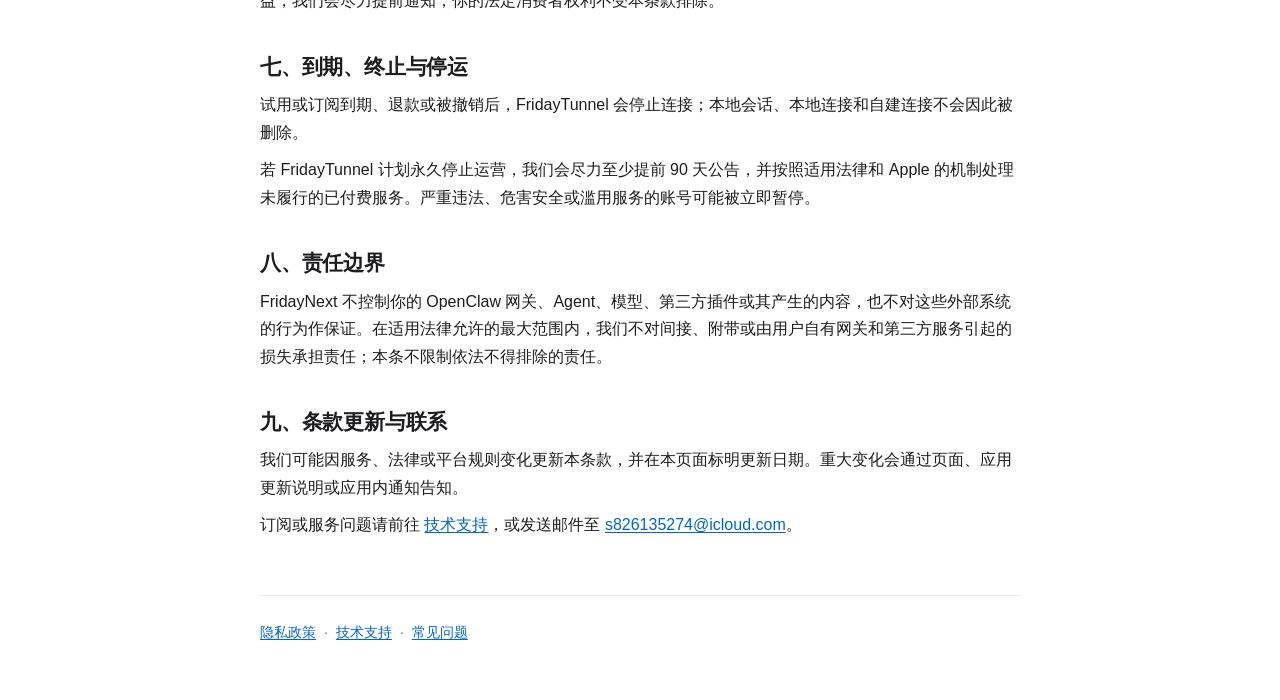
<file: terms.html>
<!DOCTYPE html>
<html lang="zh-Hans">
<head>
  <meta charset="UTF-8">
  <meta name="viewport" content="width=device-width, initial-scale=1.0">
  <meta name="color-scheme" content="light dark">
  <meta name="description" content="FridayTunnel 使用条款">
  <title>FridayTunnel 使用条款</title>
  <link rel="stylesheet" href="./legal.css">
</head>
<body>
  <main>
    <nav aria-label="法律与支持页面">
      <a href="./">隐私政策</a>
      <a class="current" href="./terms.html">使用条款</a>
      <a href="./support.html">技术支持</a>
      <a href="./faq.html">常见问题</a>
    </nav>

    <h1>FridayTunnel 使用条款</h1>
    <p class="updated">生效及最后更新日期：2026年7月24日</p>

    <p>这些条款适用于 FridayNext 中的 FridayTunnel 公网中继订阅服务。使用或订阅 FridayTunnel 即表示你同意这些条款。本条款是 <a href="https://www.apple.com/legal/internet-services/itunes/dev/stdeula/">Apple 标准最终用户许可协议</a>的补充；如强制性法律另有规定，以该法律为准。</p>

    <h2>一、服务内容</h2>
    <p>FridayTunnel 为已配对的 OpenClaw 网关提供公网连接，让 FridayNext 在离开本地网络后仍能连接由你控制的网关。服务包含维持该连接所需的控制面、中继及加密附件传输基础设施。</p>
    <p>本地连接和你自行配置的公网连接不依赖 FridayTunnel，也不要求订阅。你需要自行维护 OpenClaw 网关、网络、电源、账号、插件及其中的内容。</p>

    <h2>二、免费试用与订阅</h2>
    <p>配对本身不包含公网连接权益。配对在你的本地网络内完成，之后需要有效的免费试用或订阅才会建立公网连接。</p>
    <p>符合资格的用户可在购买页看到 14 天免费试用；资格、期限、价格和结算货币以 App Store 购买确认页为准。免费试用结束后，订阅会按购买页显示的年度价格自动续订，除非你在当前周期结束前取消。</p>
    <p>订阅由你的 Apple 账户管理，并可在支持 FridayNext 的设备上恢复。当前版本的 FridayNext 一次连接一个 OpenClaw 网关，订阅相应地按一个网关的公网连接提供。</p>

    <h2>三、付款、取消与退款</h2>
    <p>付款、续订和账单由 Apple 处理。你可以随时在 Apple 账户的订阅设置中取消自动续订；取消后通常仍可使用至当前已支付周期结束。具体规则以 App Store 显示的信息为准。</p>
    <p>退款请求由 Apple 接收、审核并决定，并非提交后无条件退款。你可以前往 <a href="https://reportaproblem.apple.com/">reportaproblem.apple.com</a> 提交或查询退款请求。Apple 批准退款或撤销交易后，对应的 FridayTunnel 权益会被撤销，连接可能立即停止。</p>

    <h2>四、技术限制与合理使用</h2>
    <p>FridayTunnel 面向个人 OpenClaw 连接，不是通用 VPN、内容分发网络、公共代理或大规模文件托管服务。当前默认限制包括每条隧道约 4 MB/s 的服务端带宽上限；加密附件旁路单个对象不超过 100 MB，付费订阅每条隧道每自然月最多 3 GB，免费试用期间为 300 MB。实际可用速度还取决于你的设备、网关、运营商和中继节点。</p>
    <p>不得利用服务实施违法活动、攻击第三方、传播恶意软件、绕过访问控制、转售中继能力，或以异常自动化流量影响其他用户。为保护服务和其他用户，我们可以限制异常流量、暂停相关授权或终止服务。</p>

    <h2>五、隐私与安全</h2>
    <p>FridayTunnel 按设计只转发客户端与 OpenClaw 网关之间端到端加密的数据，我们无法读取其中的对话、附件或其他数据内容。中继仍需处理连接 IP、时间、子域名和流量体积等必要网络元数据。详细说明见 <a href="./">FridayNext 隐私政策</a>。</p>
    <p>你负责保护自己的设备、网关、配对二维码、Token 和相关账号。请勿向他人披露配对凭证或绕过设备安全机制。</p>

    <h2>六、可用性与变更</h2>
    <p>FridayTunnel 按“现状”和“可用”状态提供。维护、运营商网络、网关离线、区域限制、第三方基础设施故障或不可抗力可能导致中断。我们会以合理努力维护服务，但不承诺永久无中断或适用于所有国家和地区。</p>
    <p>我们可能为安全、容量或合规调整节点、技术限制或服务实现。若变更会实质减少已付费周期内的核心权益，我们会尽力提前通知；你的法定消费者权利不受本条款排除。</p>

    <h2>七、到期、终止与停运</h2>
    <p>试用或订阅到期、退款或被撤销后，FridayTunnel 会停止连接；本地会话、本地连接和自建连接不会因此被删除。</p>
    <p>若 FridayTunnel 计划永久停止运营，我们会尽力至少提前 90 天公告，并按照适用法律和 Apple 的机制处理未履行的已付费服务。严重违法、危害安全或滥用服务的账号可能被立即暂停。</p>

    <h2>八、责任边界</h2>
    <p>FridayNext 不控制你的 OpenClaw 网关、Agent、模型、第三方插件或其产生的内容，也不对这些外部系统的行为作保证。在适用法律允许的最大范围内，我们不对间接、附带或由用户自有网关和第三方服务引起的损失承担责任；本条不限制依法不得排除的责任。</p>

    <h2>九、条款更新与联系</h2>
    <p>我们可能因服务、法律或平台规则变化更新本条款，并在本页面标明更新日期。重大变化会通过页面、应用更新说明或应用内通知告知。</p>
    <p>订阅或服务问题请前往 <a href="./support.html">技术支持</a>，或发送邮件至 <a href="mailto:s826135274@icloud.com">s826135274@icloud.com</a>。</p>

    <footer>
      <a href="./">隐私政策</a>
      <span>·</span>
      <a href="./support.html">技术支持</a>
      <span>·</span>
      <a href="./faq.html">常见问题</a>
    </footer>
  </main>
</body>
</html>
</file>
<file: legal.css>
:root {
  color-scheme: light dark;
  --background: #ffffff;
  --surface: #f5f5f7;
  --text: #1d1d1f;
  --secondary: #6e6e73;
  --border: rgba(0, 0, 0, 0.08);
  --link: #0066cc;
  --code: #e8e8ed;
}

* {
  box-sizing: border-box;
}

html {
  background: var(--background);
}

body {
  margin: 0;
  background: var(--background);
  color: var(--text);
  font-family: -apple-system, BlinkMacSystemFont, "SF Pro Text", "PingFang SC",
    "Helvetica Neue", sans-serif;
  font-size: 16px;
  line-height: 1.72;
  text-rendering: optimizeLegibility;
}

main {
  width: min(100% - 40px, 760px);
  margin: 0 auto;
  padding: 32px 0 56px;
}

nav {
  display: flex;
  flex-wrap: wrap;
  gap: 8px;
  margin-bottom: 48px;
}

nav a {
  border: 1px solid var(--border);
  border-radius: 999px;
  padding: 6px 13px;
  color: var(--secondary);
  font-size: 14px;
  text-decoration: none;
}

nav a.current {
  background: var(--text);
  color: var(--background);
}

h1 {
  margin: 0 0 6px;
  font-size: clamp(30px, 6vw, 42px);
  line-height: 1.18;
  letter-spacing: -0.03em;
}

h2 {
  margin: 38px 0 10px;
  font-size: 21px;
  line-height: 1.35;
  letter-spacing: -0.01em;
}

h3 {
  margin: 24px 0 6px;
  font-size: 17px;
  line-height: 1.45;
}

p {
  margin: 10px 0;
}

ul {
  margin: 10px 0;
  padding-left: 1.35em;
}

li + li {
  margin-top: 8px;
}

a {
  color: var(--link);
  text-underline-offset: 0.15em;
}

.updated,
.note {
  color: var(--secondary);
  font-size: 14px;
}

.updated {
  margin-bottom: 32px;
}

.summary,
.card {
  margin: 28px 0;
  border: 1px solid var(--border);
  border-radius: 20px;
  background: var(--surface);
  padding: 20px 22px;
}

.summary p,
.card p:last-child {
  margin-bottom: 0;
}

.card h2 {
  margin-top: 0;
}

code {
  border-radius: 6px;
  background: var(--code);
  padding: 2px 6px;
  font-family: ui-monospace, "SFMono-Regular", Menlo, monospace;
  font-size: 0.9em;
  overflow-wrap: anywhere;
}

footer {
  display: flex;
  flex-wrap: wrap;
  gap: 8px;
  margin-top: 56px;
  border-top: 1px solid var(--border);
  padding-top: 24px;
  color: var(--secondary);
  font-size: 14px;
}

@media (prefers-color-scheme: dark) {
  :root {
    --background: #111113;
    --surface: #1c1c1e;
    --text: #f5f5f7;
    --secondary: #a1a1a6;
    --border: rgba(255, 255, 255, 0.12);
    --link: #64a8ff;
    --code: #2c2c2e;
  }
}

@media (max-width: 480px) {
  main {
    width: min(100% - 32px, 760px);
    padding-top: 24px;
  }

  nav {
    margin-bottom: 36px;
  }

  .summary,
  .card {
    border-radius: 16px;
    padding: 18px;
  }
}
</file>
